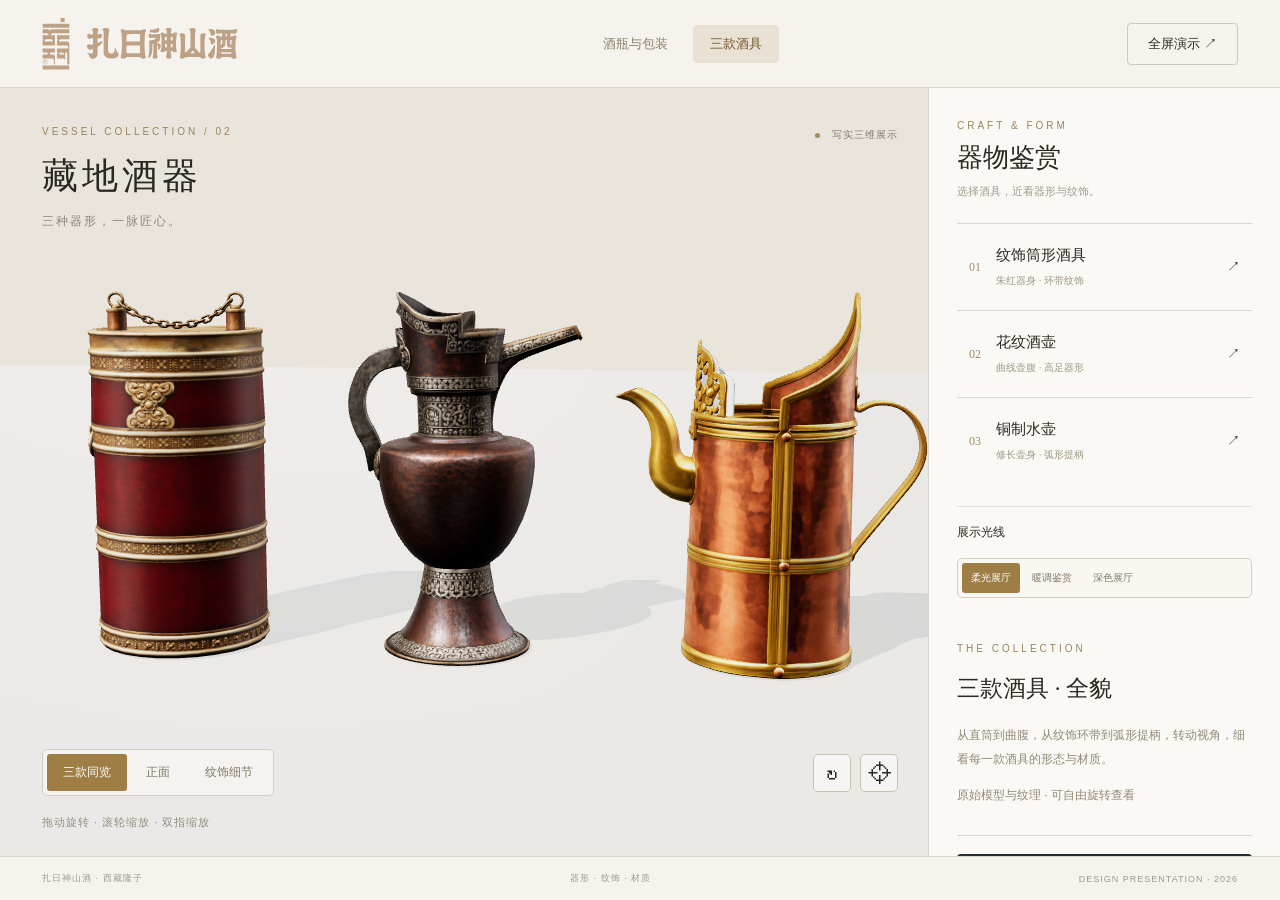
<file: vessels.html>
<!doctype html>
<html lang="zh-CN"><head><meta charset="utf-8"><meta name="viewport" content="width=device-width,initial-scale=1"><title>三款酒具 · 扎日神山酒</title><link rel="stylesheet" href="style.css?v=20261127-2"><script type="importmap">{"imports":{"three":"./vendor/three.module.js"}}</script></head>
<body class="vessel-page">
<header><a class="brand" href="./"><img class="brand-logo" src="assets/brand-mark.svg" alt="品牌标志"><img class="header-wordmark" src="assets/brand-title.svg" alt="扎日神山酒"></a><nav class="page-nav" aria-label="展示页面"><a href="./">酒瓶与包装</a><a href="./vessels.html" aria-current="page">三款酒具</a></nav><button id="fullscreen">全屏演示 ↗</button></header>
<main><section id="stage"><div class="stage-title"><div class="eyebrow">VESSEL COLLECTION / 02</div><h1>藏地酒器</h1><p>三种器形，一脉匠心。</p></div><div class="badge"><i></i> 写实三维展示</div><div id="viewport"></div><div id="loading" role="status">正在载入三款酒具…</div><div class="view-tools"><div class="segments" id="views"><button class="active" data-view="all" aria-pressed="true">三款同览</button><button data-view="front">正面</button><button data-view="detail">纹饰细节</button></div><div class="round-tools"><button id="rotate" aria-label="自动旋转" aria-pressed="false">↻</button><button id="reset" aria-label="重置视角">⌖</button></div></div><div class="hint">拖动旋转 · 滚轮缩放 · 双指缩放</div></section>
<aside><div class="panel-head"><div class="eyebrow">CRAFT & FORM</div><h2>器物鉴赏</h2><p>选择酒具，近看器形与纹饰。</p></div><div id="vessel-options" class="vessel-options"><button data-index="0"><span>01</span><div><strong>纹饰筒形酒具</strong><small>朱红器身 · 环带纹饰</small></div><b>↗</b></button><button data-index="1"><span>02</span><div><strong>花纹酒壶</strong><small>曲线壶腹 · 高足器形</small></div><b>↗</b></button><button data-index="2"><span>03</span><div><strong>铜制水壶</strong><small>修长壶身 · 弧形提柄</small></div><b>↗</b></button></div><section class="setting"><h3>展示光线</h3><div id="lighting" class="segments"><button data-light="studio" class="active">柔光展厅</button><button data-light="warm">暖调鉴赏</button><button data-light="dark">深色展厅</button></div></section><section class="vessel-description"><div class="eyebrow">THE COLLECTION</div><h2 id="piece-title">三款酒具 · 全貌</h2><p id="piece-description">从直筒到曲腹，从纹饰环带到弧形提柄，转动视角，细看每一款酒具的形态与材质。</p><p class="material-note">原始模型与纹理 · 可自由旋转查看</p></section><div class="summary"><button id="save">保存展示图片 <span>↓</span></button><div id="notice" role="status"></div></div></aside></main><footer><span>扎日神山酒 · 西藏隆子</span><span>器形 · 纹饰 · 材质</span><span>DESIGN PRESENTATION · 2026</span></footer><script type="module" src="vessels.js?v=20261127-2"></script></body></html>
</file>
<file: style.css>
*{box-sizing:border-box}body{margin:0;background:#f6f3ee;color:#292921;font-family:"Microsoft YaHei","PingFang SC",sans-serif;font-size:13px}button,a{-webkit-tap-highlight-color:transparent}button{font:inherit;cursor:pointer;color:inherit}button:focus-visible,a:focus-visible{outline:2px solid #9c7b43;outline-offset:4px}button{border:0;background:none}header{height:88px;padding:0 42px;display:flex;align-items:center;justify-content:space-between;border-bottom:1px solid #ddd8ce}.brand{display:flex;gap:17px;align-items:center;text-decoration:none;color:inherit;font-family:serif;font-size:25px;letter-spacing:3px}.brand small{display:block;font-family:Arial;font-size:9px;letter-spacing:2.5px;margin-top:7px;color:#8f8065}.seal{width:38px;height:43px;border:1px solid #9c7b43;color:#98713e;font-size:17px;letter-spacing:1px;writing-mode:vertical-rl;padding:4px}.nav{font-size:14px}.nav span{margin-left:35px;font-size:10px;letter-spacing:2px;color:#999287}header>button{border:1px solid #cfc8bb;padding:11px 20px;border-radius:4px}main{display:grid;grid-template-columns:minmax(0,1fr) 352px;min-height:calc(100vh - 132px)}#stage{position:relative;min-height:690px;overflow:hidden;background:radial-gradient(ellipse at 48% 43%,#fffdf7,#e5e1d8)}.stage-title{position:absolute;top:38px;left:42px;z-index:2;pointer-events:none}.eyebrow{font-size:10px;letter-spacing:3px;color:#99845f}h1{font-family:serif;font-weight:400;font-size:33px;letter-spacing:4px;margin:15px 0 10px}.stage-title p{color:#8c857b;font-size:12px;letter-spacing:2px}.badge{position:absolute;top:40px;right:30px;color:#847b6a;font-size:10px;letter-spacing:1px;z-index:2}.badge i{display:inline-block;width:5px;height:5px;background:#9d8b60;border-radius:100%;margin-right:8px}#viewport{position:absolute;inset:0}canvas{display:block;width:100%;height:100%;touch-action:none}.view-tools{position:absolute;bottom:60px;left:42px;right:30px;display:flex;justify-content:space-between;align-items:center}.segments{display:flex;background:#f9f7f2bd;border:1px solid #d5cdbf;border-radius:5px;padding:4px;gap:3px}.segments button{padding:10px 16px;border-radius:3px;color:#847969;font-size:12px}.segments button.active{background:#9e7e45;color:#fff}.round-tools{display:flex;gap:9px}.round-tools button{background:#fff8;border:1px solid #c9c1b4;border-radius:5px;width:38px;height:38px;font-size:24px}.round-tools button.active{background:#9e7e45;color:white}.hint{position:absolute;bottom:26px;left:42px;color:#968d7f;font-size:11px;letter-spacing:1px}.hint b{margin:0 13px;font-weight:400}aside{padding:32px 28px 18px;border-left:1px solid #ded8ce;background:#fbf9f5}.panel-head h2{font-family:serif;font-size:26px;font-weight:400;margin:9px 0}.panel-head p{font-size:11px;color:#a49b8f;margin:0 0 24px}.setting{padding:17px 0;border-top:1px solid #e5dfd5}h3{font-size:12px;font-weight:500;margin:0 0 17px}h3>span{font-size:9px;color:#b8a78b;margin-right:8px}output{float:right;color:#98825e;font-size:10px}.swatches{display:flex;gap:26px}.swatches button{font-size:10px;color:#8d8374;padding:0}.swatches i{display:block;background:var(--swatch);border-radius:50%;width:35px;height:35px;margin:4px auto 12px;box-shadow:inset 0 1px 4px #fff4}.swatches .active i{outline:1px solid #a8874e;outline-offset:4px}.active{color:#97733c!important}.material-grid{display:grid;grid-template-columns:repeat(3,1fr);gap:8px}.material-grid button{border:1px solid #ded8cf;border-radius:4px;padding:5px;font-size:10px}.material-grid button.active{border-color:#9e7e45;background:#f1eadf}.material-grid i{display:block;height:42px;border-radius:2px;margin-bottom:8px;background:#1e2934}.material-grid .gloss{background:linear-gradient(130deg,#111b28 35%,#8c9195 47%,#263545 53%,#0d1b2b 85%)}.material-grid .paper{background:repeating-linear-gradient(35deg,#27323f 0,#27323f 1px,#2a3441 2px)}.material-grid .frost{background:linear-gradient(100deg,#4b525a,#6c747d,#464d54)}.metal-options{display:flex;gap:8px}.metal-options button{display:flex;align-items:center;gap:9px;padding:10px 8px;border:1px solid #ddd7cd;border-radius:4px;flex:1;text-align:left;font-size:11px}.metal-options button.active{border-color:#a8874e}.metal-options i{width:26px;height:26px;border-radius:50%;flex-shrink:0}.gold{background:conic-gradient(#ac8c4d,#eee1b6,#a68b57,#f5e5b9,#ac8c4d)}.silver{background:conic-gradient(#999,#fff,#888,#eee,#999)}.metal-options small{display:block;font-size:8px;color:#a49c90;margin-top:5px}.metal-options b{visibility:hidden;font-size:10px}.metal-options .active b{visibility:visible}#lighting button{padding:8px 9px;font-size:10px}.summary{padding-top:18px;border-top:1px solid #ded7cb}.summary small{color:#aa9a80;font-size:10px}.summary p{font-size:11px;margin:10px 0 17px}#save{background:#292d2d;color:#f4e7d0;border-radius:4px;width:100%;padding:15px;text-align:left;font-size:12px;letter-spacing:2px}#save span{float:right}.restore{display:block;margin:12px auto 0;color:#a49886;font-size:10px}footer{height:44px;border-top:1px solid #ddd8ce;display:flex;align-items:center;justify-content:space-between;padding:0 42px;font-size:9px;letter-spacing:1px;color:#a0998c}footer b{margin:0 13px;font-weight:400}#loading{position:absolute;inset:45% 0 auto;text-align:center;pointer-events:none;color:#8b734c}#loading span{display:block;font-size:11px;margin-top:12px}#notice{font-size:10px;color:#9a7741;text-align:center;margin-top:7px}body.dark #stage{background:radial-gradient(ellipse at 45% 40%,#48515b,#19222d)}body.dark h1{color:#eee5d7}body.dark .stage-title p{color:#b2aa9e}@media(min-width:1600px){main{grid-template-columns:1fr 390px}aside{padding:38px}.setting{padding:22px 0}}@media(max-width:900px){header{padding:0 20px;height:72px}.brand{font-size:19px}.nav{display:none}main{grid-template-columns:1fr}#stage{min-height:650px}aside{border-left:0;padding:25px}.stage-title{left:24px;top:25px}.badge{top:140px;left:24px}.view-tools{left:24px;right:24px}.hint{left:24px}footer{padding:0 20px}footer span:last-child{display:none}.setting{padding:22px 0}.material-grid i{height:65px}}@media(max-width:480px){#stage{min-height:580px}h1{font-size:26px}.segments button{padding:9px 12px}.brand small{font-size:7px}header>button{padding:8px 10px;font-size:10px}footer span:nth-child(2){display:none}}

@media(min-width:901px){main{height:calc(100vh - 132px);min-height:600px}#stage{min-height:600px}aside{overflow-y:auto}}
.segments button.active{color:#fff!important}

.brand-logo{width:34px;height:59px;object-fit:contain}.material-note{font-size:10px;color:#9a9081;margin:12px 0 0}.cap-options{display:grid;grid-template-columns:repeat(5,1fr);gap:6px}.cap-options button{border:1px solid #ded8cf;border-radius:4px;padding:8px 2px;font-size:10px}.cap-options button.active{border-color:#a8874e;background:#f1eadf}.cap-options i{display:block;width:30px;height:30px;margin:0 auto 9px;border-radius:50%}.cap-black{background:linear-gradient(120deg,#101113,#55585b,#141518)}.cap-white{background:linear-gradient(120deg,#d7d3cb,#fffefa,#e5e0d6);border:1px solid #ded8cf}.cap-wood{background:repeating-linear-gradient(88deg,#8e6039,#bb8a54 3px,#97673f 5px,#c59a67 8px)}

.brand-logo{height:52px;width:28px}.header-wordmark{width:150px;height:36px;object-fit:contain}h1 img{width:230px;height:53px;object-fit:contain;object-position:left;filter:brightness(.58)}body.dark h1 img{filter:brightness(1.5)}@media(max-width:480px){.header-wordmark{width:130px}h1 img{width:180px;height:42px}.badge{top:112px}}

@media(max-width:480px){.badge{display:none}}

.page-nav{display:flex;gap:8px}.page-nav a{display:block;padding:10px 17px;text-decoration:none;color:#8c806b;border-radius:4px}.page-nav a[aria-current=page]{background:#e9e1d3;color:#72562d}.cap-help{color:#9a9081;font-size:10px;margin:-5px 0 14px}.vessel-options{margin:22px 0}.vessel-options button{width:100%;display:flex;align-items:center;gap:15px;text-align:left;padding:22px 12px;border-top:1px solid #ded7cb}.vessel-options button.active{background:#f0e9de}.vessel-options button>span{font:12px Georgia;color:#a48a60}.vessel-options strong{display:block;font-weight:500;font-size:15px}.vessel-options small{display:block;color:#a09787;margin-top:9px;font-size:10px}.vessel-options b{margin-left:auto;font-weight:normal}.vessel-description{padding:28px 0}.vessel-description h2{font-family:serif;font-size:23px;font-weight:400}.vessel-description p{font-size:12px;color:#938878;line-height:2}.vessel-page h1{font-size:36px}#loading[hidden]{display:none}@media(max-width:650px){header{height:112px;position:relative;align-items:flex-start;padding-top:12px}.brand-logo{height:39px}.header-wordmark{height:32px}.page-nav{position:absolute;bottom:9px;left:20px;right:20px;justify-content:center}.page-nav a{font-size:12px;padding:7px 20px}.view-tools{left:15px;right:15px;gap:8px}.view-tools .segments button{padding:9px 7px;font-size:11px}.round-tools{gap:5px}.round-tools button{width:32px;height:34px}.vessel-page #stage{min-height:570px}}
</file>
